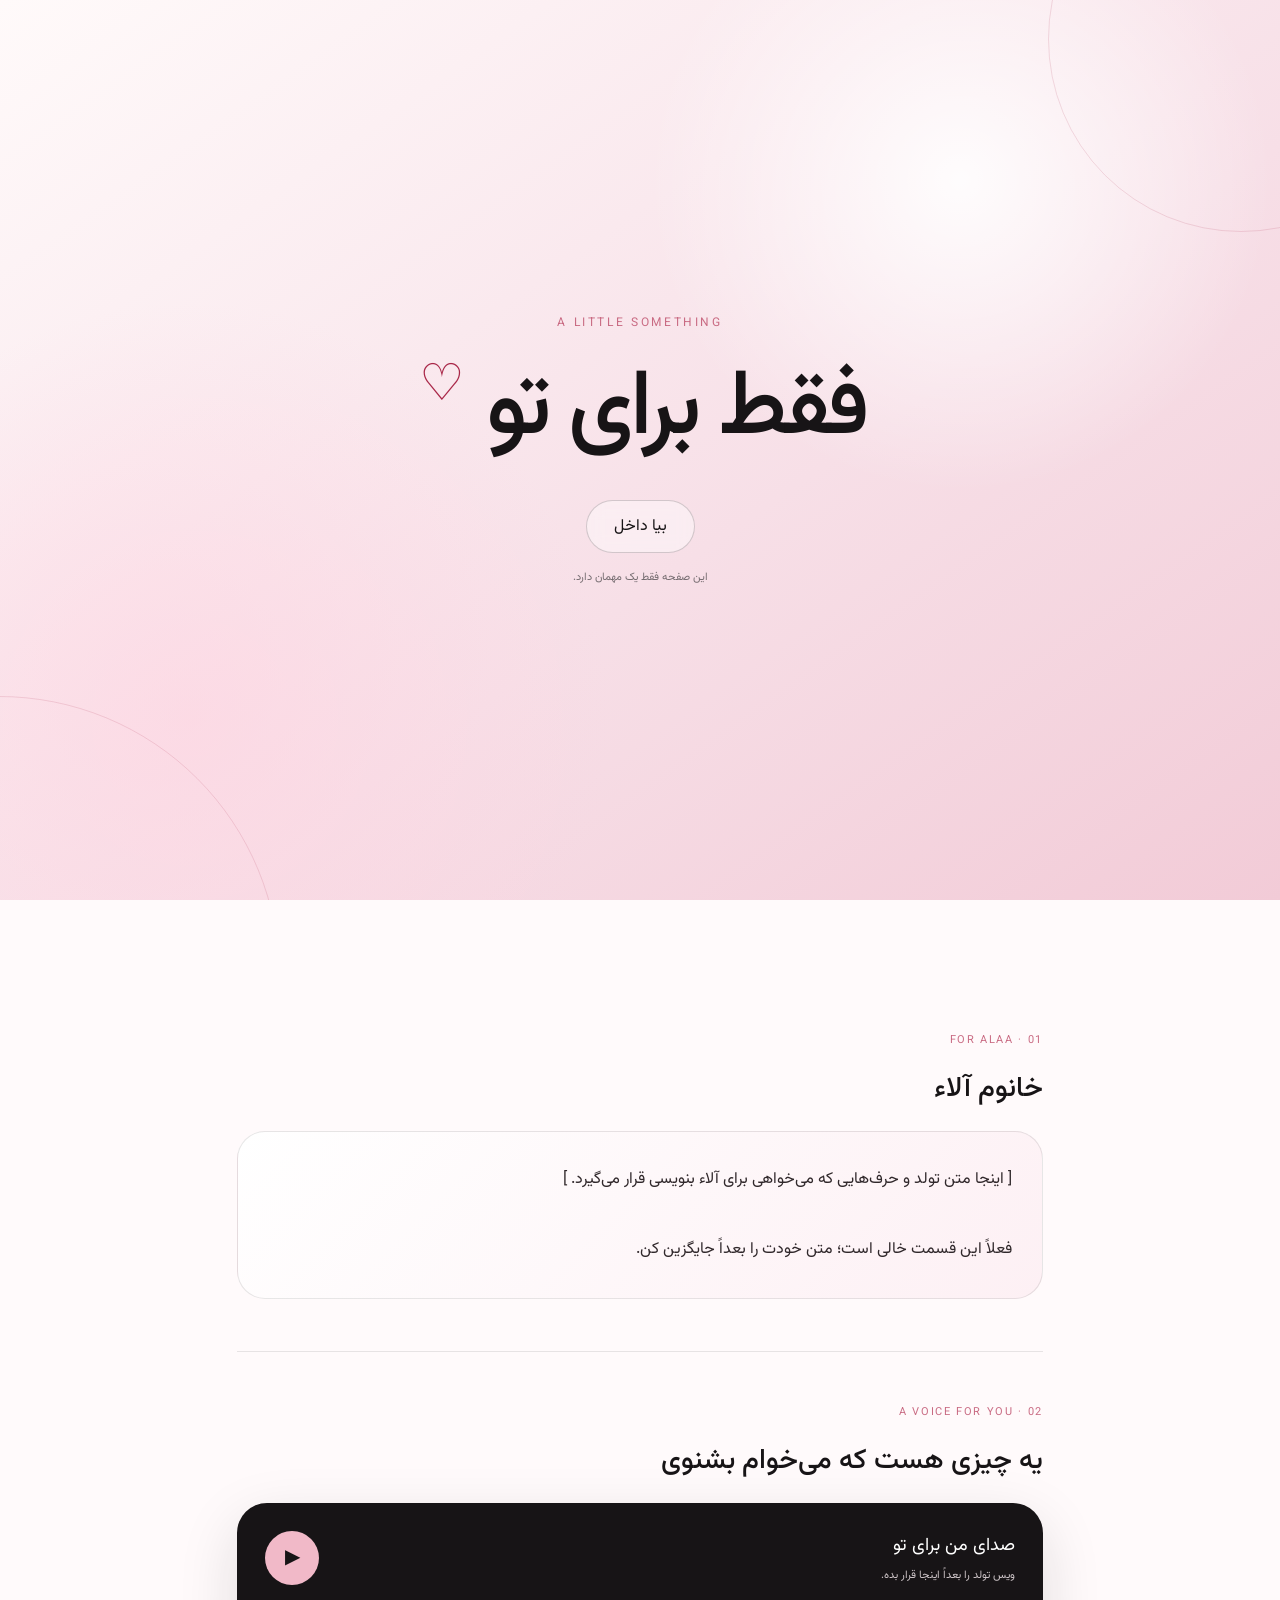
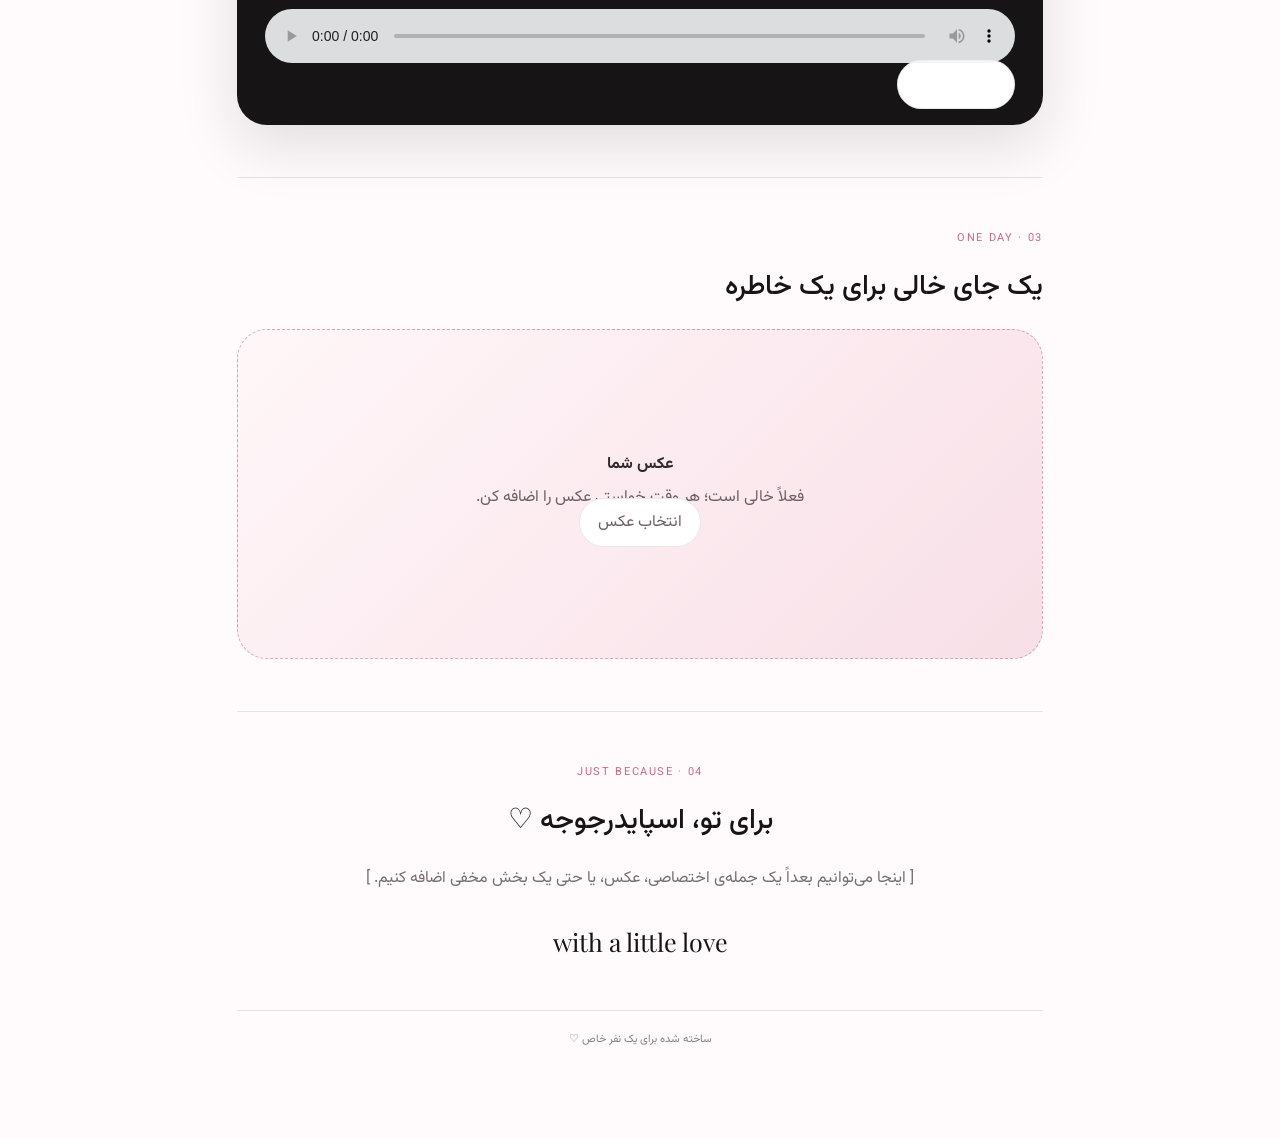
<file: index1.html>
<!DOCTYPE html>
<html lang="fa" dir="rtl">
<head>
  <meta charset="UTF-8">
  <meta name="viewport" content="width=device-width, initial-scale=1.0">
  <meta name="theme-color" content="#f7dfe7">
  <title>فقط برای تو ♡</title>
  <link rel="preconnect" href="https://fonts.googleapis.com">
  <link rel="preconnect" href="https://fonts.gstatic.com" crossorigin>
  <link href="https://fonts.googleapis.com/css2?family=Vazirmatn:wght@300;400;500;600;700&family=Playfair+Display:wght@500;600&display=swap" rel="stylesheet">
  <style>
    :root{
      --pink:#f7dfe7; --pink2:#fbeef2; --rose:#c96b83;
      --red:#a92748; --ink:#171416; --muted:#766d71; --paper:#fffafb;
      --line:rgba(23,20,22,.10);
    }
    *{box-sizing:border-box}
    html{scroll-behavior:smooth}
    body{
      margin:0;background:var(--paper);color:var(--ink);
      font-family:"Vazirmatn",sans-serif;font-weight:400;
    }
    button{font:inherit}
    .hero{
      min-height:100svh;display:flex;align-items:center;justify-content:center;
      position:relative;overflow:hidden;background:
      radial-gradient(circle at 75% 20%,rgba(255,255,255,.9),transparent 26%),
      radial-gradient(circle at 15% 80%,rgba(255,210,224,.55),transparent 32%),
      linear-gradient(145deg,#fffafa,#f7dfe7 58%,#f2cbd7);
    }
    .hero:before,.hero:after{
      content:"";position:absolute;border:1px solid rgba(169,39,72,.14);
      border-radius:50%;pointer-events:none;
    }
    .hero:before{width:55vw;height:55vw;max-width:560px;max-height:560px;left:-22vw;bottom:-28vw}
    .hero:after{width:30vw;height:30vw;right:-12vw;top:-12vw}
    .hero-inner{text-align:center;position:relative;z-index:2;padding:32px}
    .eyebrow{font-size:12px;letter-spacing:.22em;color:var(--rose);margin-bottom:28px}
    h1{
      margin:0;font-size:clamp(42px,11vw,92px);font-weight:500;letter-spacing:-.045em;
      line-height:1.1;
    }
    .heart{display:inline-block;color:var(--red);font-size:.55em;vertical-align:top;margin:0 5px;
      animation:float 3s ease-in-out infinite}
    .enter{
      margin-top:38px;border:1px solid rgba(23,20,22,.18);background:rgba(255,255,255,.42);
      color:var(--ink);border-radius:999px;padding:13px 27px;cursor:pointer;
      transition:.3s;backdrop-filter:blur(8px);
    }
    .enter:hover{background:#fff;transform:translateY(-2px);border-color:rgba(169,39,72,.35)}
    .hint{margin-top:16px;font-size:11px;color:var(--muted)}
    @keyframes float{50%{transform:translateY(-5px)}}

    main{max-width:850px;margin:auto;padding:80px 22px 90px}
    .section{padding:52px 0;border-bottom:1px solid var(--line)}
    .section:last-child{border-bottom:0}
    .label{font-size:11px;letter-spacing:.15em;color:var(--rose);margin-bottom:18px}
    h2{font-size:28px;font-weight:500;margin:0 0 20px}
    .message{
      min-height:160px;padding:30px;border-radius:28px;background:linear-gradient(135deg,#fff,#fdf0f4);
      border:1px solid var(--line);color:#30282b;line-height:2.2;white-space:pre-wrap;
    }
    .voice-card{
      background:#171416;color:white;border-radius:30px;padding:28px;
      box-shadow:0 20px 60px rgba(23,20,22,.13)
    }
    .voice-top{display:flex;align-items:center;justify-content:space-between;gap:18px}
    .voice-title{font-size:18px}.voice-sub{font-size:11px;color:#cfc6c9;margin-top:7px}
    .play{
      width:54px;height:54px;border-radius:50%;border:0;background:#f1b9c8;color:#171416;
      cursor:pointer;font-size:20px;flex:none
    }
    audio{width:100%;margin-top:24px;opacity:.9}
    .photo-placeholder{
      min-height:330px;border-radius:30px;border:1px dashed rgba(169,39,72,.35);
      background:linear-gradient(135deg,#fff7f9,#f8dfe7);
      display:flex;align-items:center;justify-content:center;text-align:center;padding:30px;
      overflow:hidden;position:relative
    }
    .photo-placeholder img{width:100%;height:100%;object-fit:cover;position:absolute;inset:0;display:none}
    .photo-placeholder.has-image img{display:block}
    .photo-placeholder.has-image .placeholder-content{display:none}
    .placeholder-content{color:#6e5f64}.placeholder-content strong{display:block;color:#30282b;margin-bottom:8px}
    .upload{
      margin-top:16px;border:1px solid var(--line);background:white;padding:11px 18px;border-radius:999px;cursor:pointer
    }
    input[type=file]{display:none}
    footer{text-align:center;color:#8c7d82;font-size:11px;padding-top:20px}
    .signature{margin-top:30px;font-family:"Playfair Display",serif;font-size:25px;direction:ltr}
    .fade{opacity:0;transform:translateY(18px);transition:1s ease}
    .fade.show{opacity:1;transform:none}
    @media(max-width:600px){main{padding-top:45px}.section{padding:38px 0}.message{padding:23px;min-height:190px}.photo-placeholder{min-height:270px}}
  </style>
</head>
<body>
  <section class="hero" id="home">
    <div class="hero-inner">
      <div class="eyebrow">A LITTLE SOMETHING</div>
      <h1>فقط برای تو <span class="heart">♡</span></h1>
      <button class="enter" onclick="document.getElementById('content').scrollIntoView({behavior:'smooth'})">بیا داخل</button>
      <div class="hint">این صفحه فقط یک مهمان دارد.</div>
    </div>
  </section>

  <main id="content">
    <section class="section fade">
      <div class="label">01 · FOR ALAA</div>
      <h2>خانوم آلاء</h2>
      <div class="message" id="message">[ اینجا متن تولد و حرف‌هایی که می‌خواهی برای آلاء بنویسی قرار می‌گیرد. ]

فعلاً این قسمت خالی است؛ متن خودت را بعداً جایگزین کن.</div>
    </section>

    <section class="section fade">
      <div class="label">02 · A VOICE FOR YOU</div>
      <h2>یه چیزی هست که می‌خوام بشنوی</h2>
      <div class="voice-card">
        <div class="voice-top">
          <div>
            <div class="voice-title">صدای من برای تو</div>
            <div class="voice-sub">ویس تولد را بعداً اینجا قرار بده.</div>
          </div>
          <button class="play" id="playBtn" aria-label="پخش ویس">▶</button>
        </div>
        <audio id="audio" controls preload="metadata"></audio>
        <label class="upload" for="audioFile">انتخاب ویس</label>
        <input id="audioFile" type="file" accept="audio/*">
      </div>
    </section>

    <section class="section fade">
      <div class="label">03 · ONE DAY</div>
      <h2>یک جای خالی برای یک خاطره</h2>
      <div class="photo-placeholder" id="photoBox">
        <img id="photo" alt="عکس خاطره">
        <div class="placeholder-content">
          <strong>عکس شما</strong>
          <span>فعلاً خالی است؛ هر وقت خواستی عکس را اضافه کن.</span>
          <br>
          <label class="upload" for="photoFile">انتخاب عکس</label>
        </div>
      </div>
      <input id="photoFile" type="file" accept="image/*">
    </section>

    <section class="section fade" style="text-align:center">
      <div class="label">04 · JUST BECAUSE</div>
      <h2>برای تو، اسپایدرجوجه ♡</h2>
      <p style="color:var(--muted);line-height:2">[ اینجا می‌توانیم بعداً یک جمله‌ی اختصاصی، عکس، یا حتی یک بخش مخفی اضافه کنیم. ]</p>
      <div class="signature">with a little love</div>
    </section>

    <footer>ساخته شده برای یک نفر خاص ♡</footer>
  </main>

<script>
  const audio = document.getElementById('audio');
  const playBtn = document.getElementById('playBtn');
  const audioFile = document.getElementById('audioFile');
  const photoFile = document.getElementById('photoFile');
  const photo = document.getElementById('photo');
  const photoBox = document.getElementById('photoBox');

  playBtn.addEventListener('click', () => {
    if (!audio.src) return;
    audio.paused ? audio.play() : audio.pause();
  });
  audio.addEventListener('play',()=>playBtn.textContent='Ⅱ');
  audio.addEventListener('pause',()=>playBtn.textContent='▶');

  audioFile.addEventListener('change', e => {
    const file=e.target.files[0];
    if(file) audio.src=URL.createObjectURL(file);
  });
  photoFile.addEventListener('change', e => {
    const file=e.target.files[0];
    if(file){
      photo.src=URL.createObjectURL(file);
      photoBox.classList.add('has-image');
    }
  });

  const observer = new IntersectionObserver(entries => {
    entries.forEach(entry => { if(entry.isIntersecting) entry.target.classList.add('show'); });
  }, {threshold:.12});
  document.querySelectorAll('.fade').forEach(el=>observer.observe(el));
</script>
</body>
</html>
</file>
